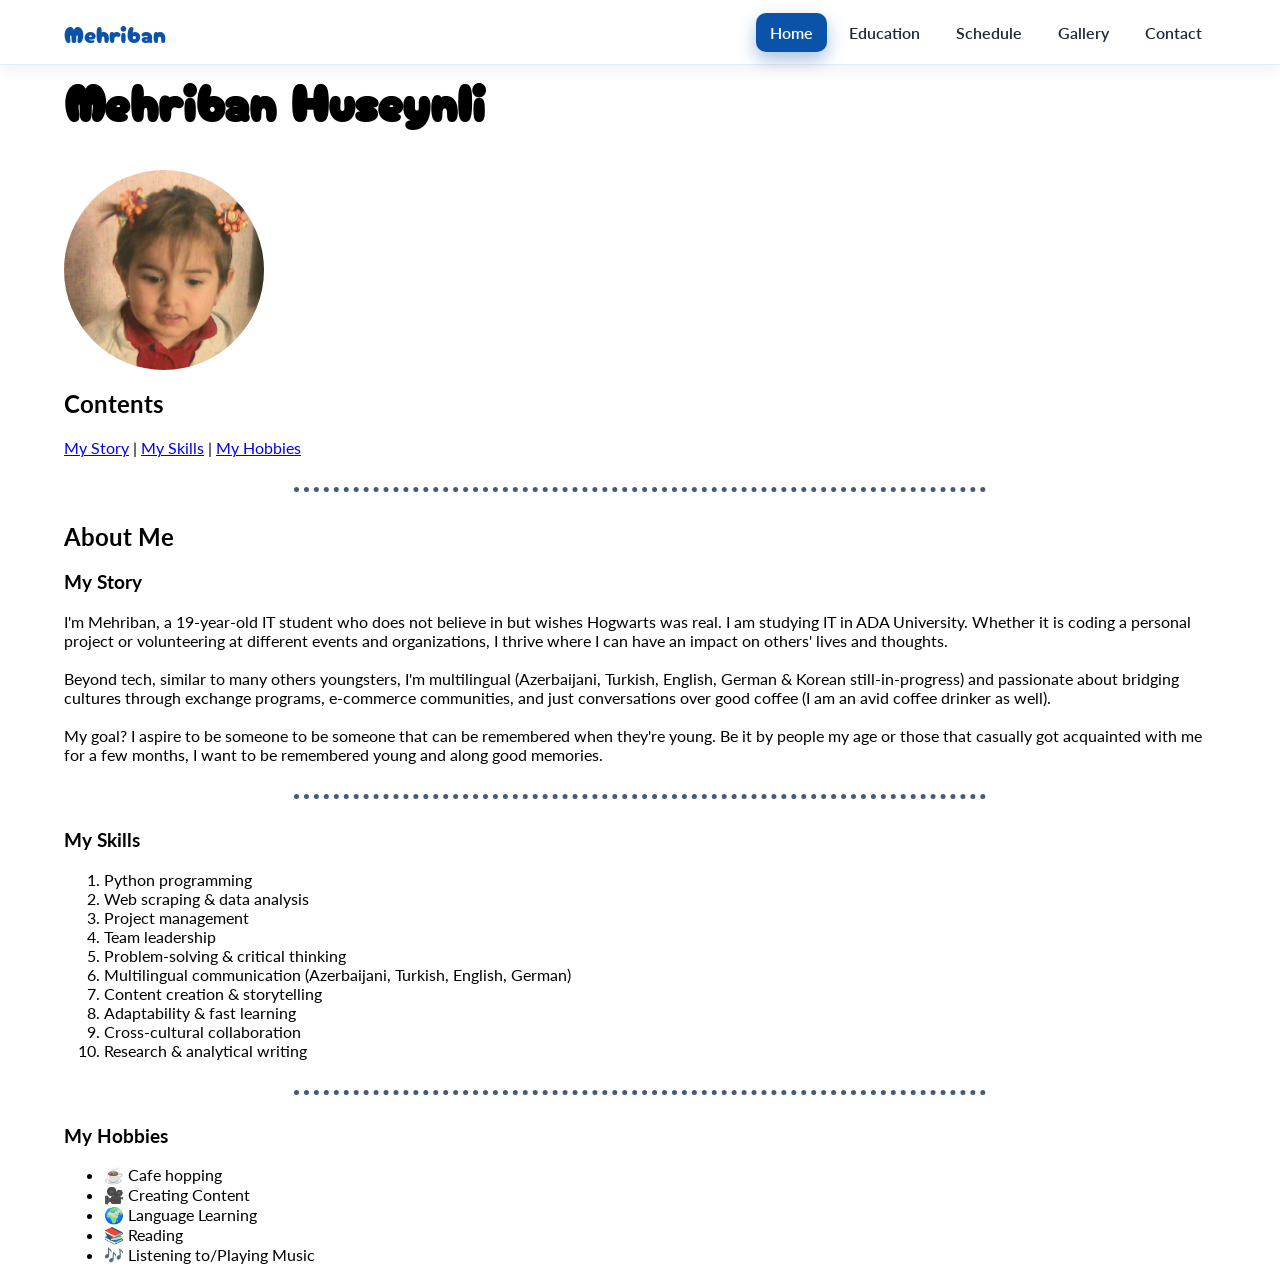
<file: index.html>
<html>
    <head>
        <title>Mehriban Huseynli</title>
        <link rel="icon" type="image/x-icon" href="favicon.ico">
        <link rel="preconnect" href="https://fonts.googleapis.com">
        <link rel="preconnect" href="https://fonts.gstatic.com" crossorigin>
        <link href="https://fonts.googleapis.com/css2?family=Cherry+Bomb+One&family=Lato:ital,wght@0,100;0,300;0,400;0,700;0,900;1,100;1,300;1,400;1,700;1,900&display=swap" rel="stylesheet">
        <link rel="stylesheet" href="style.css">
    </head>
    <body>
        <body class="with-fixed-nav">
            <nav class="site-nav">
                <div class="nav-inner">
                    <a href="index.html" class="brand title-cherry">Mehriban</a>
                    <ul class="nav-links">
                        <li><a href="index.html" aria-current="page">Home</a></li>
                        <li><a href="education.html">Education</a></li>
                        <li><a href="weekly_schedule.html">Schedule</a></li>
                        <li><a href="gallery.html">Gallery</a></li>
                        <li><a href="contact.html">Contact</a></li>
                    </ul>
                </div>
            </nav>
            <div class="identity">
                <h1><strong>Mehriban Huseynli</strong></h1>
                <a href="https://www.instagram.com/2201.83/"><img class="profile" src="Images/mehri profile.jpg" alt="My Profile Picture" width="200" height="200"></a>
            </div>
        
                <h2>Contents</h2>
        <p>
            <nav>
                <a href="#Story">My Story</a> |
                <a href="#Skills">My Skills</a> |
                <a href="#Hobbies">My Hobbies</a>
            </nav>
        </p>
        
        <hr>
        <h2>About Me</h2>
        <h3 id="Story">My Story</h3>
            <p>I&#39m Mehriban, a 19-year-old IT student who does not believe in but wishes Hogwarts was real. 
                I am studying IT in ADA University. Whether it is coding a personal project or volunteering at 
                different events and organizations, I thrive where I can have an impact on others&#39 lives and thoughts. 
                <br><br>
                Beyond tech, similar to many others youngsters, I&#39m multilingual (Azerbaijani, Turkish, 
                English, German & Korean still-in-progress) and passionate about bridging 
                cultures through exchange programs, e-commerce communities, and just 
                conversations over good coffee (I am an avid coffee drinker as well).
                <br><br>
                My goal? I aspire to be someone to be someone that can be remembered when they&#39re young. 
                Be it by people my age or those that casually got acquainted with me for a few months, 
                I want to be remembered young and along good memories.
            </p>

        <hr>
        <h3 id="Skills">My Skills</h3>
            <ol>
                <li>Python programming</li>
                <li>Web scraping & data analysis</li>
                <li>Project management</li>
                <li>Team leadership</li>
                <li>Problem-solving & critical thinking</li>
                <li>Multilingual communication (Azerbaijani, Turkish, English, German)</li>
                <li>Content creation & storytelling</li>
                <li>Adaptability & fast learning</li>
                <li>Cross-cultural collaboration</li>
                <li>Research & analytical writing</li>
            </ol>
            <hr>
        <h3 id="Hobbies">My Hobbies</h3>
            <ul>
                <li>&#9749 Cafe hopping</li>
                <li>&#127909 Creating Content</li>
                <li>&#127757 Language Learning</li>
                <li>&#128218 Reading</li>
                <li>&#127926 Listening to/Playing Music</li>
            </ul>
    </body>
</html>
</file>
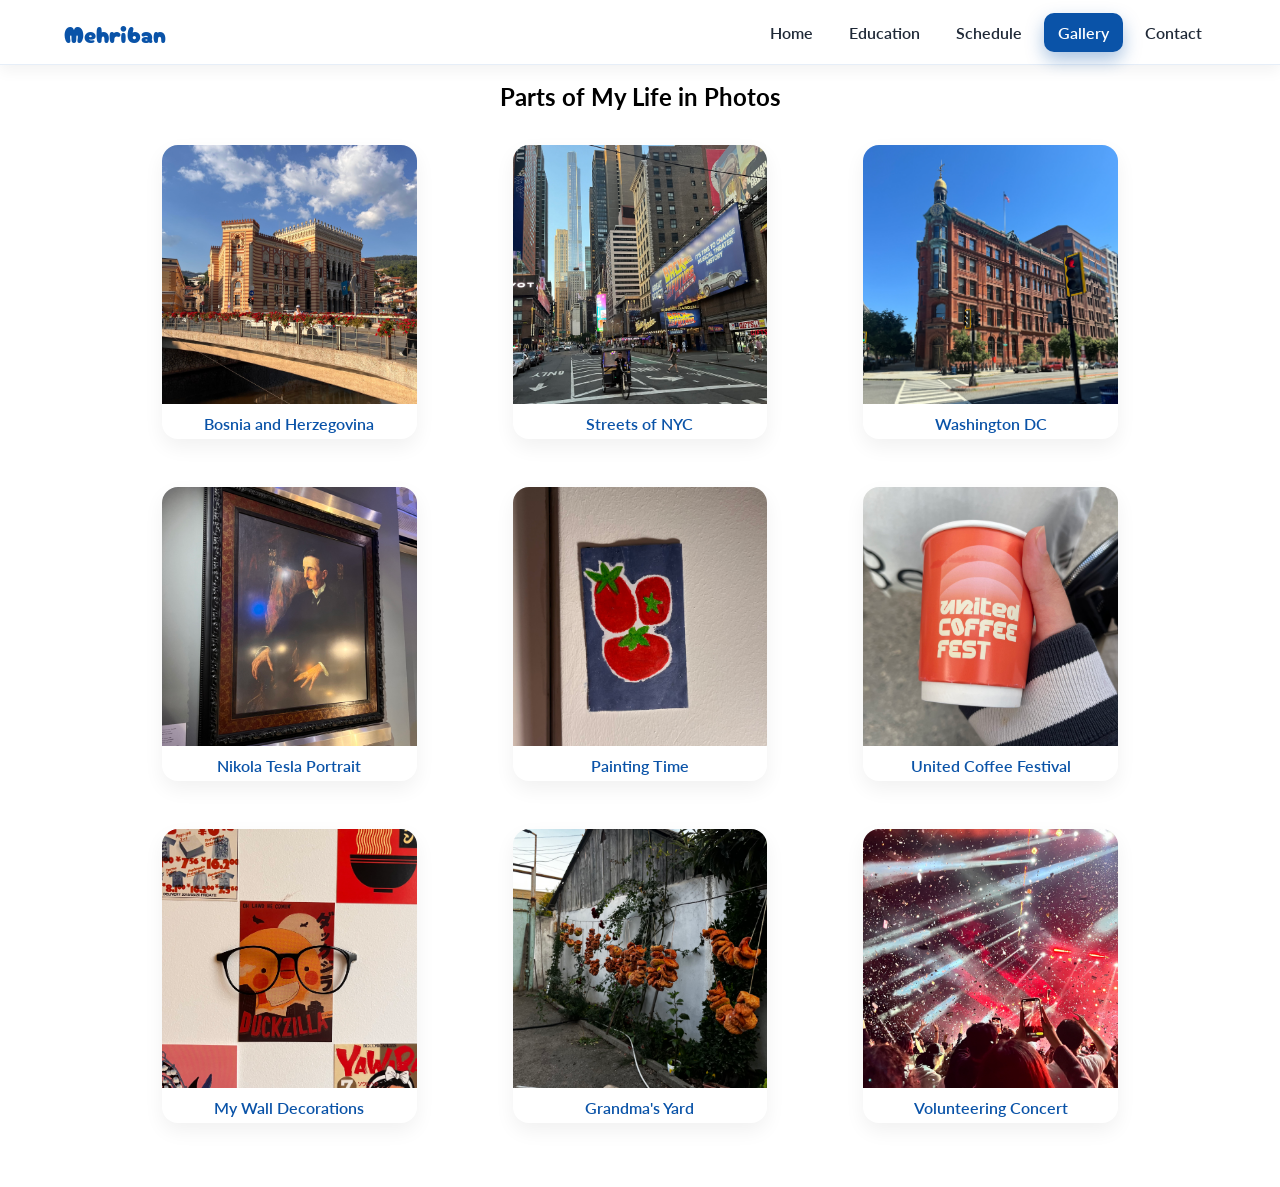
<file: gallery.html>
<html>
    <head>
        <title>
            My Education
        </title>
        <link rel="icon" type="image/x-icon" href="favicon.ico">
        <link rel="preconnect" href="https://fonts.googleapis.com">
        <link rel="preconnect" href="https://fonts.gstatic.com" crossorigin>
        <link href="https://fonts.googleapis.com/css2?family=Cherry+Bomb+One&family=Lato:ital,wght@0,100;0,300;0,400;0,700;0,900;1,100;1,300;1,400;1,700;1,900&display=swap" rel="stylesheet">
        <link rel="stylesheet" href="style.css">
    </head>

<body class="with-fixed-nav">
  <nav class="site-nav">
    <div class="nav-inner">
      <a href="index.html" class="brand title-cherry">Mehriban</a>
      <ul class="nav-links">
        <li><a href="index.html">Home</a></li>
        <li><a href="education.html">Education</a></li>
        <li><a href="weekly_schedule.html">Schedule</a></li>
        <li><a href="gallery.html" aria-current="page">Gallery</a></li>
        <li><a href="contact.html">Contact</a></li>
      </ul>
    </div>
  </nav>

  <main>
    <h2 class="title-cherry" style="text-align:center;margin:18px 0;">Parts of My Life in Photos</h2>

    <section class="gallery">
      <figure class="photo">
        <img src="Images/Bosnia.jpg" alt="Life" loading="lazy" />
        <figcaption>Bosnia and Herzegovina</figcaption>
      </figure>

      <figure class="photo">
        <img src="Images/nyc.jpg" alt="Hobby / project 1" loading="lazy" />
        <figcaption>Streets of NYC</figcaption>
      </figure>

      <figure class="photo">
        <img src="Images/washington.jpg" alt="Hobby / project 2" loading="lazy" />
        <figcaption>Washington DC</figcaption>
      </figure>

      <figure class="photo">
        <img src="Images/tesla.jpg" alt="Hobby / project 3" loading="lazy" />
        <figcaption>Nikola Tesla Portrait</figcaption>
      </figure>

      <figure class="photo">
        <img src="Images/pomidor.jpg" alt="Hobby / project 3" loading="lazy" />
        <figcaption>Painting Time</figcaption>
      </figure>

      <figure class="photo">
        <img src="Images/UCF.jpg" alt="Hobby / project 3" loading="lazy" />
        <figcaption>United Coffee Festival</figcaption>
      </figure>

      <figure class="photo">
        <img src="Images/divarim.jpg" alt="Hobby / project 3" loading="lazy" />
        <figcaption>My Wall Decorations</figcaption>
      </figure>

      <figure class="photo">
        <img src="Images/nenemin_evi.jpg" alt="Hobby / project 3" loading="lazy" />
        <figcaption>Grandma's Yard</figcaption>
      </figure>

      <figure class="photo">
        <img src="Images/concert.jpg" alt="Hobby / project 3" loading="lazy" />
        <figcaption>Volunteering Concert</figcaption>
      </figure>
    </section>
  </main>
</body>
</html>
</file>
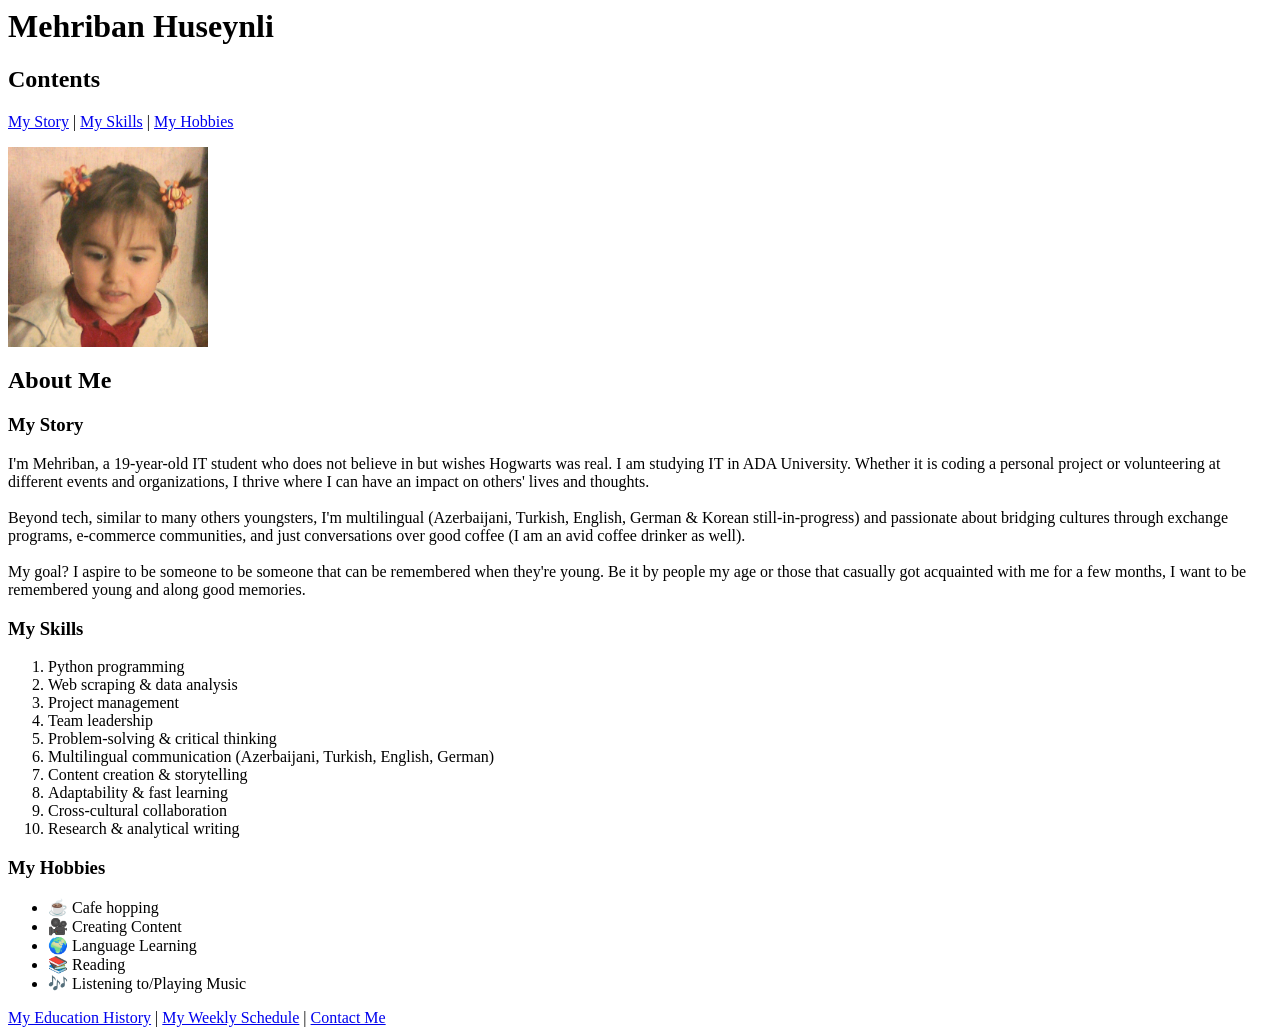
<file: home.html>
<html>
    <head>
        <title>Mehriban Huseynli</title>
        <link rel="icon" type="image/x-icon" href="favicon.ico">
    </head>
    <body>
        <h1><strong>Mehriban Huseynli</strong></h1>
        <h2>Contents</h2>
        <p>
            <nav>
                <a href="#Story">My Story</a> |
                <a href="#Skills">My Skills</a> |
                <a href="#Hobbies">My Hobbies</a>
            </nav>
        </p>
        <a href="https://www.instagram.com/2201.83/"><img src="mehri profile.jpg" alt="My Profile Picture" width="200" height="200"></a>
        <h2>About Me</h2>
        <h3 id="Story">My Story</h3>
            <p>I&#39m Mehriban, a 19-year-old IT student who does not believe in but wishes Hogwarts was real. 
                I am studying IT in ADA University. Whether it is coding a personal project or volunteering at 
                different events and organizations, I thrive where I can have an impact on others&#39 lives and thoughts. 
                <br><br>
                Beyond tech, similar to many others youngsters, I&#39m multilingual (Azerbaijani, Turkish, 
                English, German & Korean still-in-progress) and passionate about bridging 
                cultures through exchange programs, e-commerce communities, and just 
                conversations over good coffee (I am an avid coffee drinker as well).
                <br><br>
                My goal? I aspire to be someone to be someone that can be remembered when they&#39re young. 
                Be it by people my age or those that casually got acquainted with me for a few months, 
                I want to be remembered young and along good memories.
            </p>
        <h3 id="Skills">My Skills</h3>
            <ol>
                <li>Python programming</li>
                <li>Web scraping & data analysis</li>
                <li>Project management</li>
                <li>Team leadership</li>
                <li>Problem-solving & critical thinking</li>
                <li>Multilingual communication (Azerbaijani, Turkish, English, German)</li>
                <li>Content creation & storytelling</li>
                <li>Adaptability & fast learning</li>
                <li>Cross-cultural collaboration</li>
                <li>Research & analytical writing</li>
            </ol>
        <h3 id="Hobbies">My Hobbies</h3>
            <ul>
                <li>&#9749 Cafe hopping</li>
                <li>&#127909 Creating Content</li>
                <li>&#127757 Language Learning</li>
                <li>&#128218 Reading</li>
                <li>&#127926 Listening to/Playing Music</li>
            </ul>
        <nav>
            <a href="education.html">My Education History</a> |
            <a href="weekly_schedule.html">My Weekly Schedule</a> |
            <a href="contact.html">Contact Me</a>
        </nav>
    </body>
</html>
</file>
<file: style.css>
/* FONT */

.cherry-bomb-one-regular {
  font-family: "Cherry Bomb One", system-ui;
  font-weight: 400;
  font-style: normal;
}

.lato-thin {
  font-family: "Lato", sans-serif;
  font-weight: 100;
  font-style: normal;
}

.lato-light {
  font-family: "Lato", sans-serif;
  font-weight: 300;
  font-style: normal;
}

.lato-regular {
  font-family: "Lato", sans-serif;
  font-weight: 400;
  font-style: normal;
}

.lato-bold {
  font-family: "Lato", sans-serif;
  font-weight: 700;
  font-style: normal;
}

.lato-black {
  font-family: "Lato", sans-serif;
  font-weight: 900;
  font-style: normal;
}

.lato-thin-italic {
  font-family: "Lato", sans-serif;
  font-weight: 100;
  font-style: italic;
}

.lato-light-italic {
  font-family: "Lato", sans-serif;
  font-weight: 300;
  font-style: italic;
}

.lato-regular-italic {
  font-family: "Lato", sans-serif;
  font-weight: 400;
  font-style: italic;
}

.lato-bold-italic {
  font-family: "Lato", sans-serif;
  font-weight: 700;
  font-style: italic;
}

.lato-black-italic {
  font-family: "Lato", sans-serif;
  font-weight: 900;
  font-style: italic;
}

/* HOME */

body {
    font-family: "Lato", sans-serif;
    width: 90%;
    margin: 0 auto;;
}

h1{
    font-family: "Cherry Bomb One", system-ui !important;
    font-size: 50px;
}


body {
  width: 90%;
  margin: 0 auto;
}

.profile {
  width: 200px;     
  height: 200px;          
  border-radius: 50%;     
  object-fit: cover;      
  transition: all 0.3s ease; 
}

img:hover {
  width: 220px;
  height: 220px;
}

hr {
  width: 60%;
  border: none;
  border-top: 5px dotted #435b76;
  margin: 30px auto;
}

/* EDUCATION */

.table-edu {
  width: 100%;
  border-collapse: collapse;
  font-family: "Lato", sans-serif;
  background-color: #ffffff;
  border-radius: 12px;
  overflow: hidden;
  margin-top: 40px;
}


.table-edu th,
.table-edu td {
  text-align: left;
  padding: 14px 20px;
  border-bottom: 1px solid #e4e9f0;
}

.table-edu tbody tr:hover {
  background-color: #dfedff;
  transition: background-color 0.3s ease;
}

.table-edu thead {
  background: linear-gradient(90deg, #084a9b, #0a53a8);
  color: #084a9b;
  font-weight: 700;
  letter-spacing: 0.5px;
  border: none;
}

/* WEEKLY SCHEDULE */

.schedule-table {
  width: 100%;
  border-collapse: collapse;
  font-family: "Lato", sans-serif;
  background-color: #ffffff;
  border-radius: 12px;
}

.schedule-table th,
.schedule-table td {
  border: 1px solid #e4e9f0;
  padding: 12px 16px;
  text-align: center;
}

.schedule-table thead {
  background-color: #0a53a8;
  color: white;
  font-weight: 700;
  letter-spacing: 0.5px;
}

.schedule-table tbody tr:nth-child(odd) {
  background-color: #f9fbff;
}

/* NAVIGATION */

:root{
  --accent:#0a53a8;
  --ink:#1f2937;
  --nav-h:64px;
}

.with-fixed-nav { 
    padding-top: var(--nav-h); 
}

.site-nav{
  position: fixed;
  top: 0; left: 0; right: 0;
  height: var(--nav-h);
  background: #fff;
  border-bottom: 1px solid #e6eef8;
  box-shadow: 0 6px 14px rgba(0,0,0,.05);
  z-index: 1000;
}

.nav-inner{
  width: 90%;
  max-width: 1200px;
  margin: 0 auto;
  height: 100%;
  display: flex;
  align-items: center;
  justify-content: space-between;
  gap: 16px;
}

.brand{
  font-family: "Cherry Bomb One", system-ui;
  font-size: 1.5rem;
  color: var(--accent);
  text-decoration: none;
}

.nav-links{
  list-style: none;
  display: flex;
  gap: 8px;
  margin: 0;
  padding: 0;
}

.nav-links a{
  display: inline-block;
  padding: 10px 14px;
  border-radius: 10px;
  color: var(--ink);
  text-decoration: none;
  font-family: "Lato", sans-serif;
  font-weight: 600;
  transition: color .2s ease, background-color .2s ease, box-shadow .2s ease;
}

.nav-links a:hover{
  color: var(--accent);
  background: rgba(10,83,168,.08);
  box-shadow: 0 6px 14px rgba(10,83,168,.15);
}

.nav-links a[aria-current="page"],
.nav-links a.active{
  background: var(--accent);
  color: #fff;
  box-shadow: 0 8px 18px rgba(10,83,168,.35);
}

/* GALLERY */

.gallery{
  width: 90%;
  max-width: 1200px;
  margin: 12px auto 48px;
  display: grid;
  gap: 16px;
  grid-template-columns: 1fr;
}

@media (min-width: 1024px){
  .gallery{ grid-template-columns: repeat(3, 1fr); }
}

.photo{
  border-radius: 16px;
  overflow: hidden;
  box-shadow: 0 8px 20px rgba(0,0,0,.06);
  transition: transform .2s ease, box-shadow .2s ease;
}
.photo:hover{
  transform: scale(1.04); 
  box-shadow: 0 14px 28px rgba(10,83,168,.18);
}

.photo img{
  width: 100%;
  height: 88%;
  aspect-ratio: 4 / 4;   
  object-fit: cover;      
  transition: transform .3s ease;  
}

.photo figcaption{
  padding: 10px 10px;
  font-family: "Lato", sans-serif;
  font-weight: 600;
  color: #0a53a8;
  text-align: center;
}


/* CONTACT */
form {
  width: 90%;
  max-width: 600px;
  margin: 60px auto;        
  padding: 25px;
  background-color: #ffffff;
  border: 1px solid #e0e0e0;
  border-radius: 12px;
  box-shadow: 0 4px 10px rgba(0, 0, 0, 0.1);
  font-family: "Lato", sans-serif;
  color: #1f2937;
}

label {
  display: block;
  margin-top: 10px;
  font-weight: 600;
  color: #0a53a8;
}

.purpose {
  margin-top: 18px;
  font-weight: 600;
  color: #0a53a8;
}

input[type="text"] {
  width: 100%;
  padding: 10px 12px;
  margin-top: 6px;
  border: 1.5px solid #d0d7e3;
  border-radius: 8px;
  font-size: 15px;
  font-family: inherit;
  transition: 0.2s ease;
}

input[type="text"]:focus {
  border-color: #0a53a8;
  outline: none;
  box-shadow: 0 0 5px rgba(10, 83, 168, 0.3);
}

input[type="radio"] {
  margin-right: 6px;
  accent-color: #0a53a8;
}

label[for="work"],
label[for="academic"],
label[for="personal"],
label[for="other"] {
  display: inline-block;
  margin-right: 15px;
  font-weight: 500;
  color: #333;
}

input[type="submit"] {
  display: block;
  margin: 25px auto 0;
  background-color: #0a53a8;
  color: white;
  border: none;
  padding: 12px 24px;
  border-radius: 10px;
  font-weight: bold;
  cursor: pointer;
  font-size: 16px;
  transition: background-color 0.2s ease, transform 0.1s ease;
}

input[type="submit"]:hover {
  background-color: #083f85;
  transform: scale(1.03);
}

@media (max-width: 480px) {
  form {
    padding: 18px;
  }

  input[type="submit"] {
    width: 100%;
  }
}
</file>
